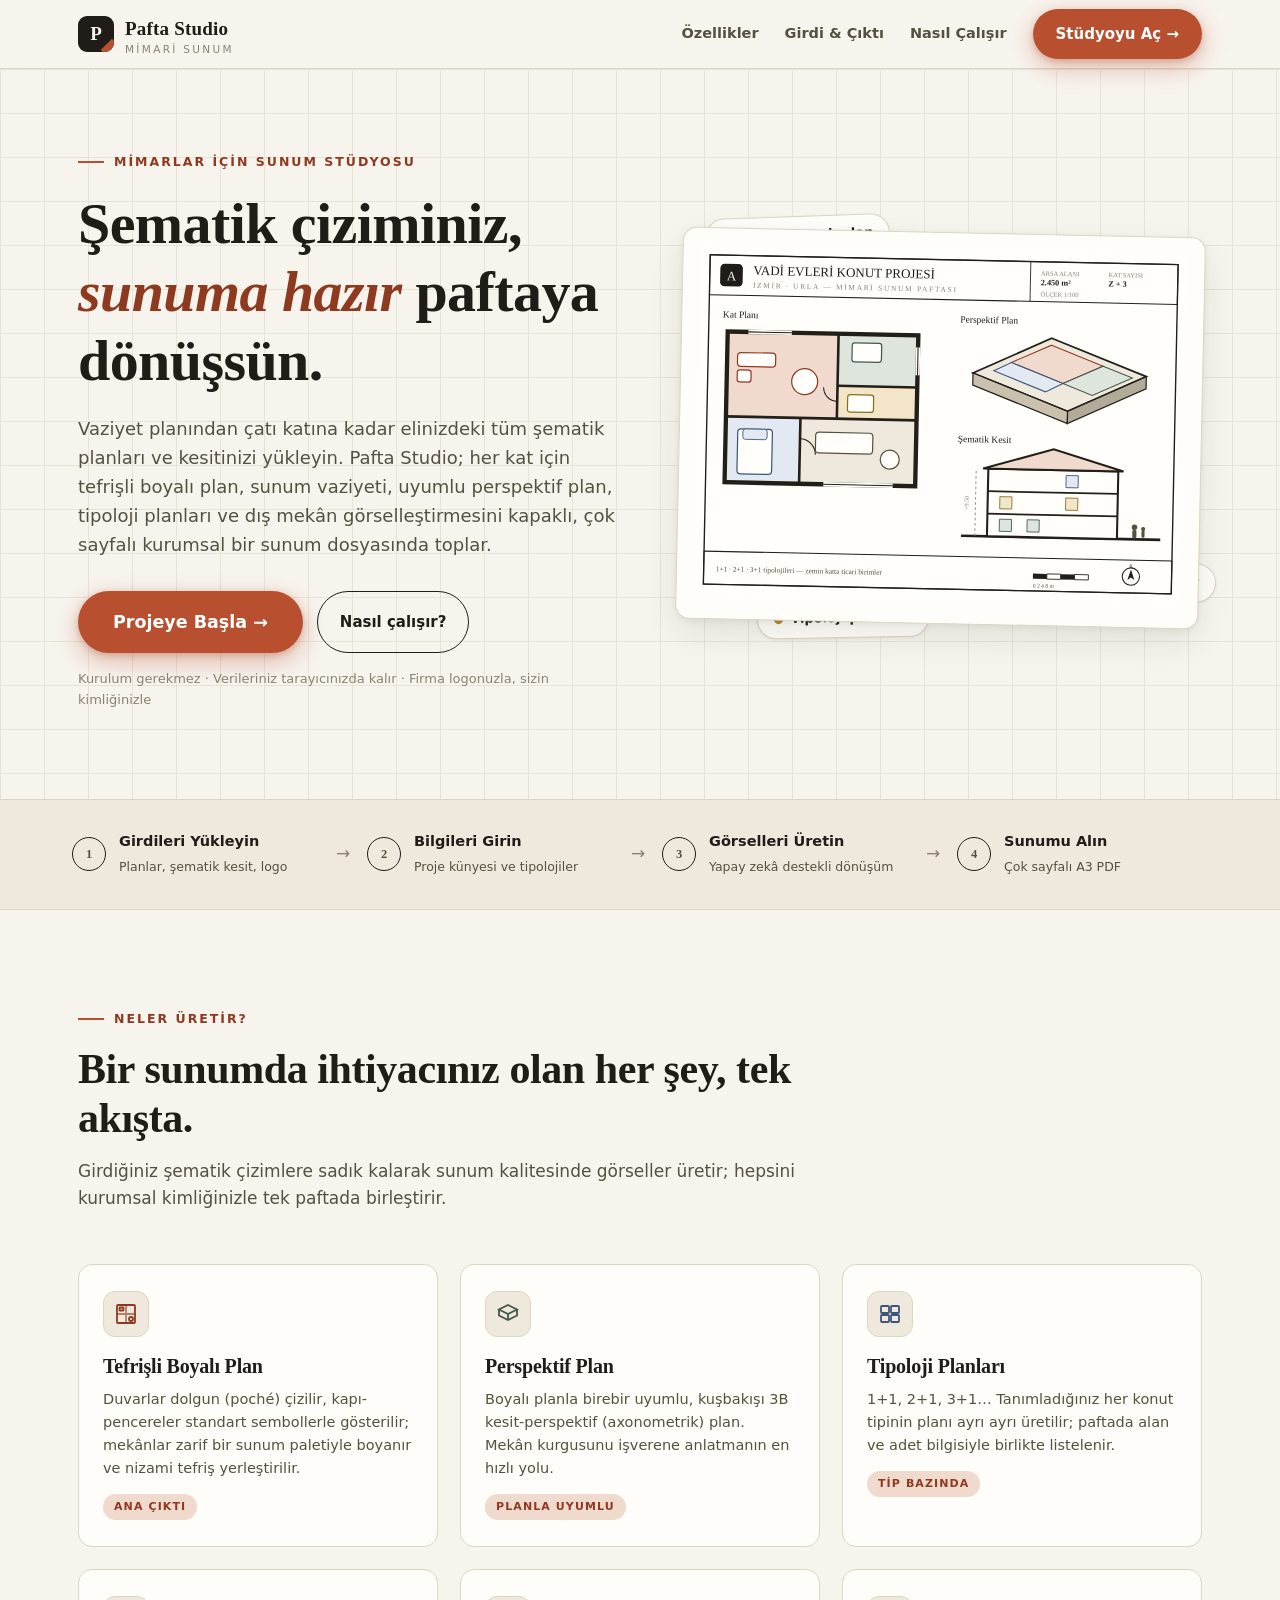
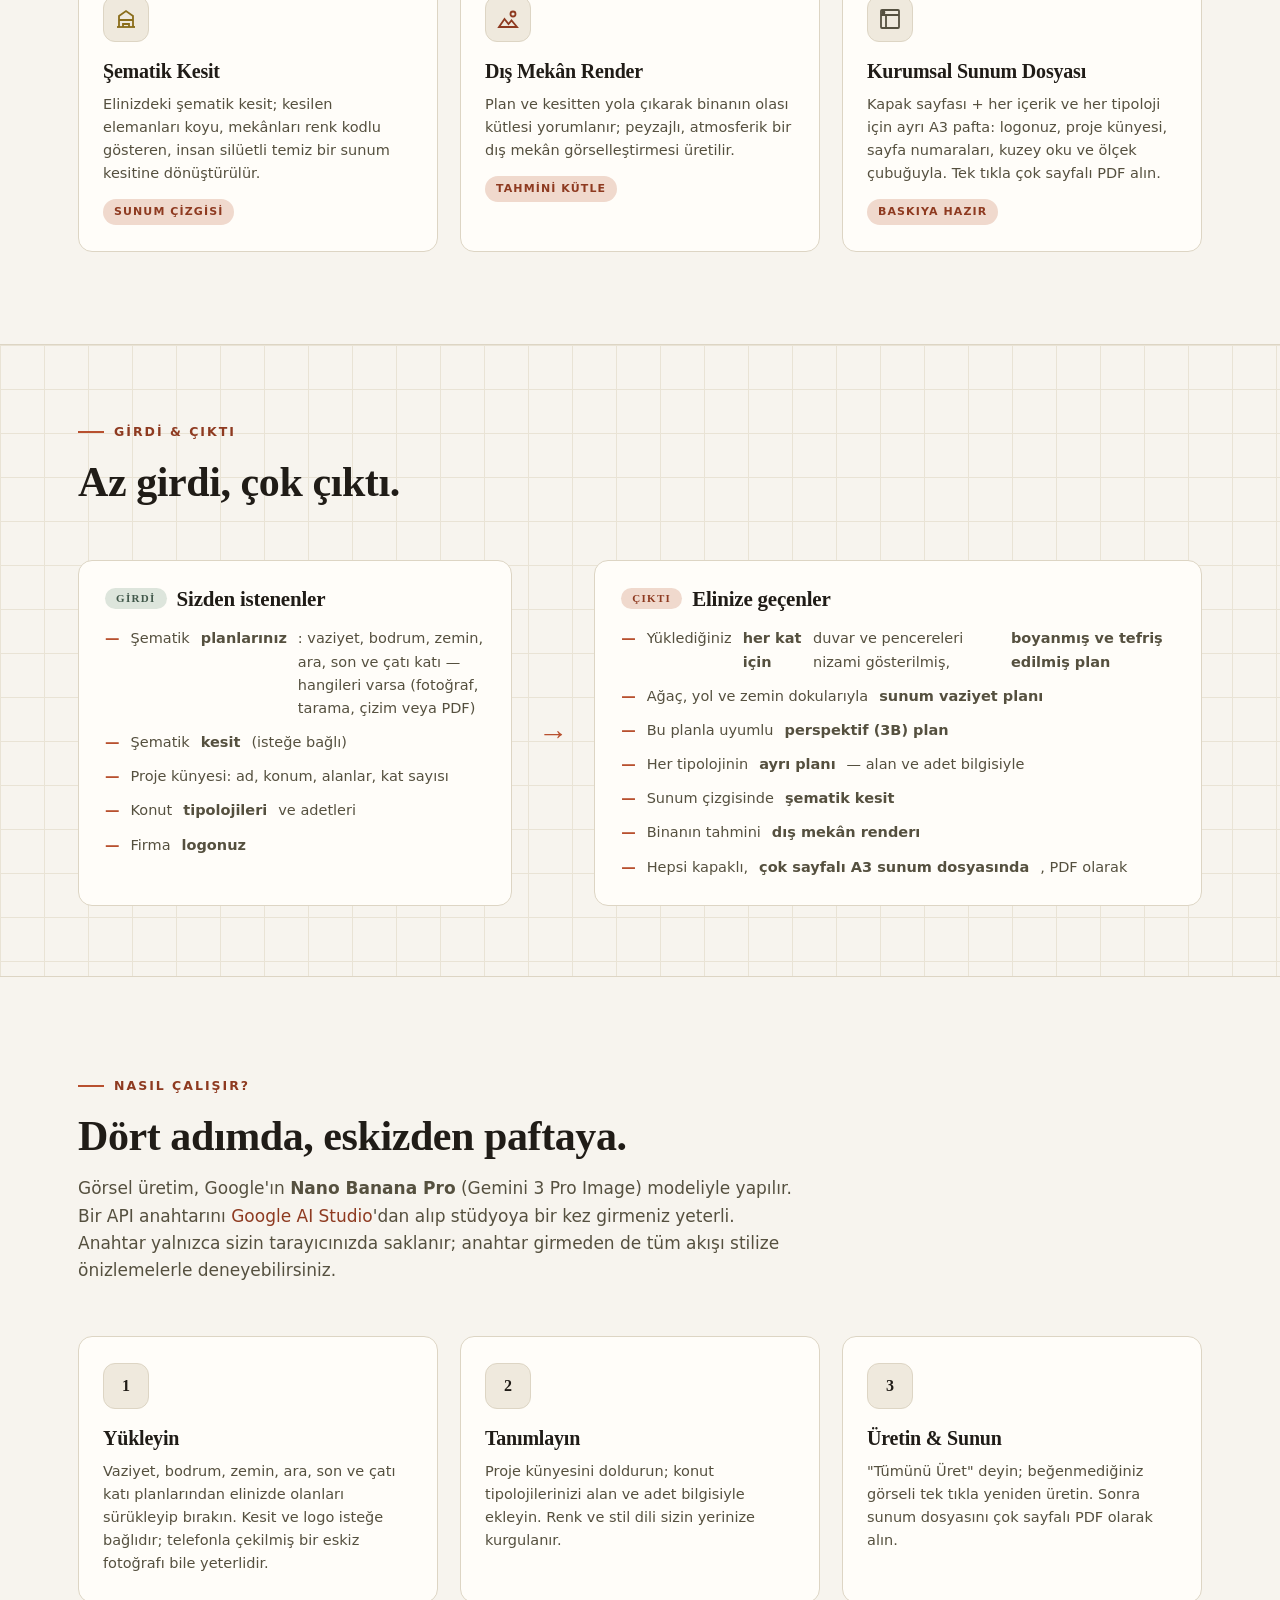
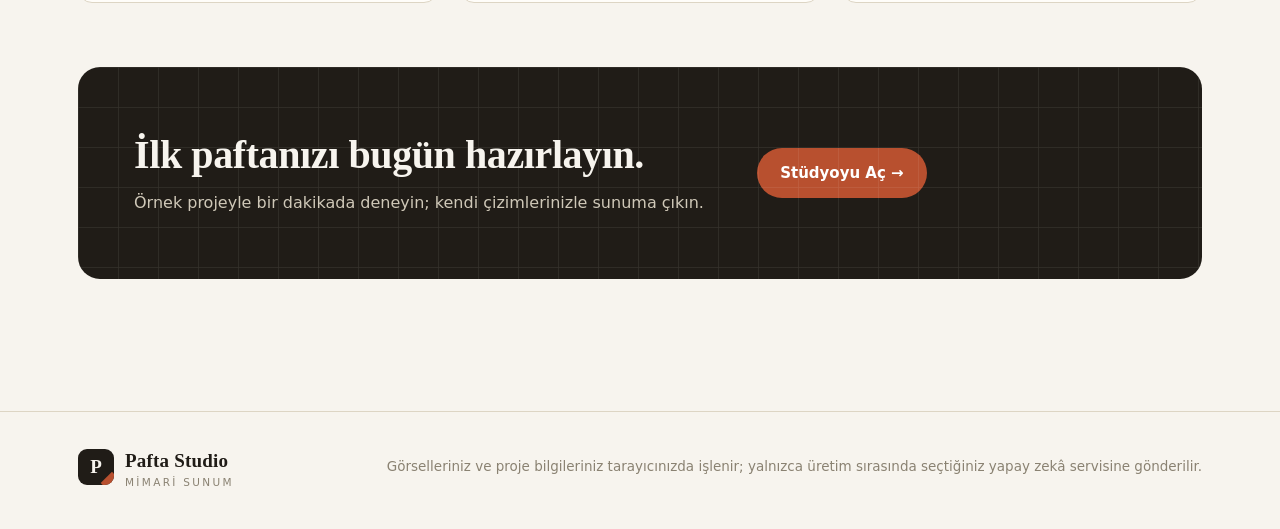
<file: index.html>
<!DOCTYPE html>
<html lang="tr">
<head>
  <meta charset="UTF-8">
  <meta name="viewport" content="width=device-width, initial-scale=1.0">
  <title>Pafta Studio — Şematik Plandan Sunum Paftasına</title>
  <meta name="description" content="Şematik kesit ve kat planınızı yükleyin; tefrişli boyalı plan, perspektif plan, tipoloji planları ve dış mekân görselleştirmesiyle eksiksiz bir mimari sunum paftası alın.">
  <link rel="stylesheet" href="css/style.css">
  <link rel="icon" href="data:image/svg+xml,%3Csvg xmlns='http://www.w3.org/2000/svg' viewBox='0 0 100 100'%3E%3Crect width='100' height='100' rx='18' fill='%23201c17'/%3E%3Ctext x='50' y='68' font-size='52' text-anchor='middle' fill='%23f7f4ee' font-family='Georgia'%3EP%3C/text%3E%3Cpath d='M78 78 L100 100 L56 100 Z' fill='%23b8502f'/%3E%3C/svg%3E">
</head>
<body>

<header class="topbar">
  <div class="container topbar-inner">
    <a class="brand" href="index.html">
      <span class="brand-mark">P</span>
      <span><b>Pafta Studio</b><small>Mimari Sunum</small></span>
    </a>
    <nav class="topnav">
      <a href="#ozellikler">Özellikler</a>
      <a href="#girdi-cikti">Girdi &amp; Çıktı</a>
      <a href="#nasil">Nasıl Çalışır</a>
      <a class="btn btn-accent btn-glow" href="studio.html">Stüdyoyu Aç →</a>
    </nav>
  </div>
</header>

<!-- ============ HERO ============ -->
<section class="hero grid-bg">
  <div class="container hero-grid">
    <div>
      <span class="eyebrow">Mimarlar için sunum stüdyosu</span>
      <h1>Şematik çiziminiz,<br><em>sunuma hazır</em> paftaya dönüşsün.</h1>
      <p class="lead">
        Vaziyet planından çatı katına kadar elinizdeki tüm şematik planları ve
        kesitinizi yükleyin. Pafta Studio; her kat için tefrişli boyalı plan,
        sunum vaziyeti, uyumlu perspektif plan, tipoloji planları ve dış mekân
        görselleştirmesini kapaklı, çok sayfalı kurumsal bir sunum dosyasında toplar.
      </p>
      <div class="hero-ctas">
        <a class="btn btn-accent btn-lg btn-glow" href="studio.html">Projeye Başla →</a>
        <a class="btn btn-ghost" href="#nasil">Nasıl çalışır?</a>
      </div>
      <p class="hero-note">Kurulum gerekmez · Verileriniz tarayıcınızda kalır · Firma logonuzla, sizin kimliğinizle</p>
    </div>

    <div class="hero-visual">
      <span class="hero-chip c1"><i class="dot" style="background:#b8502f"></i> Tefrişli boyalı plan</span>
      <span class="hero-chip c2"><i class="dot" style="background:#41584a"></i> Dış mekân render</span>
      <span class="hero-chip c3"><i class="dot" style="background:#b98a2f"></i> Tipoloji paftaları</span>
      <div class="hero-sheet">
        <!-- Stilize pafta illüstrasyonu -->
        <svg viewBox="0 0 560 400" xmlns="http://www.w3.org/2000/svg" role="img" aria-label="Örnek mimari sunum paftası">
          <rect width="560" height="400" fill="#fffefb"/>
          <rect x="10" y="10" width="540" height="380" fill="none" stroke="#221e18" stroke-width="1.6"/>
          <!-- başlık bandı -->
          <rect x="10" y="10" width="540" height="46" fill="none" stroke="#221e18" stroke-width="1.2"/>
          <rect x="22" y="20" width="26" height="26" rx="5" fill="#201c17"/>
          <text x="35" y="39" font-family="Georgia" font-size="15" fill="#f7f4ee" text-anchor="middle">A</text>
          <text x="60" y="32" font-family="Georgia" font-size="15" fill="#221e18">VADİ EVLERİ KONUT PROJESİ</text>
          <text x="60" y="47" font-family="Segoe UI" font-size="8.5" fill="#8a8272" letter-spacing="2">İZMİR · URLA — MİMARİ SUNUM PAFTASI</text>
          <line x1="380" y1="10" x2="380" y2="56" stroke="#221e18" stroke-width="1"/>
          <text x="392" y="26" font-family="Segoe UI" font-size="7.5" fill="#8a8272">ARSA ALANI</text>
          <text x="392" y="37" font-family="Segoe UI" font-size="9.5" font-weight="600" fill="#221e18">2.450 m²</text>
          <text x="470" y="26" font-family="Segoe UI" font-size="7.5" fill="#8a8272">KAT SAYISI</text>
          <text x="470" y="37" font-family="Segoe UI" font-size="9.5" font-weight="600" fill="#221e18">Z + 3</text>
          <text x="392" y="50" font-family="Segoe UI" font-size="7.5" fill="#8a8272">ÖLÇEK 1/100</text>

          <!-- SOL: renkli tefrişli plan -->
          <g transform="translate(26, 72)">
            <text x="0" y="10" font-family="Georgia" font-size="11" fill="#221e18">Kat Planı</text>
            <g transform="translate(0, 20)">
              <!-- oda dolguları -->
              <rect x="6" y="6" width="128" height="98" fill="#f0d9cd"/>
              <rect x="134" y="6" width="92" height="60" fill="#dde5dc"/>
              <rect x="134" y="66" width="92" height="38" fill="#f3e6c8"/>
              <rect x="6" y="104" width="86" height="76" fill="#e3e9f2"/>
              <rect x="92" y="104" width="134" height="76" fill="#efe9dd"/>
              <!-- iç duvarlar -->
              <line x1="134" y1="6" x2="134" y2="104" stroke="#221e18" stroke-width="3"/>
              <line x1="134" y1="66" x2="226" y2="66" stroke="#221e18" stroke-width="3"/>
              <line x1="6" y1="104" x2="226" y2="104" stroke="#221e18" stroke-width="3"/>
              <line x1="92" y1="104" x2="92" y2="180" stroke="#221e18" stroke-width="3"/>
              <!-- dış duvar -->
              <rect x="6" y="6" width="220" height="174" fill="none" stroke="#221e18" stroke-width="5"/>
              <!-- pencereler -->
              <line x1="30" y1="6" x2="80" y2="6" stroke="#fffefb" stroke-width="5"/>
              <line x1="30" y1="6" x2="80" y2="6" stroke="#221e18" stroke-width="1.2"/>
              <line x1="226" y1="20" x2="226" y2="52" stroke="#fffefb" stroke-width="5"/>
              <line x1="226" y1="20" x2="226" y2="52" stroke="#221e18" stroke-width="1.2"/>
              <line x1="120" y1="180" x2="200" y2="180" stroke="#fffefb" stroke-width="5"/>
              <line x1="120" y1="180" x2="200" y2="180" stroke="#221e18" stroke-width="1.2"/>
              <!-- kapı yayları -->
              <path d="M134 84 A16 16 0 0 1 118 68" fill="none" stroke="#221e18" stroke-width="1.2"/>
              <path d="M92 128 A18 18 0 0 1 110 146" fill="none" stroke="#221e18" stroke-width="1.2"/>
              <!-- tefriş: kanepe, masa, yatak -->
              <rect x="18" y="30" width="44" height="16" rx="4" fill="#fffefb" stroke="#8e3a20" stroke-width="1.4"/>
              <rect x="18" y="50" width="16" height="14" rx="3" fill="#fffefb" stroke="#8e3a20" stroke-width="1.4"/>
              <circle cx="96" cy="62" r="15" fill="#fffefb" stroke="#8e3a20" stroke-width="1.4"/>
              <rect x="150" y="16" width="34" height="22" rx="3" fill="#fffefb" stroke="#41584a" stroke-width="1.4"/>
              <rect x="146" y="76" width="30" height="20" rx="3" fill="#fffefb" stroke="#8a6d1a" stroke-width="1.4"/>
              <rect x="20" y="118" width="40" height="52" rx="4" fill="#fffefb" stroke="#3c5578" stroke-width="1.4"/>
              <rect x="26" y="118" width="28" height="12" rx="3" fill="#e3e9f2" stroke="#3c5578" stroke-width="1"/>
              <rect x="110" y="120" width="66" height="24" rx="4" fill="#fffefb" stroke="#55503f" stroke-width="1.4"/>
              <circle cx="196" cy="150" r="11" fill="#fffefb" stroke="#55503f" stroke-width="1.4"/>
            </g>
          </g>

          <!-- SAĞ ÜST: perspektif plan -->
          <g transform="translate(300, 72)">
            <text x="0" y="10" font-family="Georgia" font-size="11" fill="#221e18">Perspektif Plan</text>
            <g transform="translate(16, 26)">
              <polygon points="90,0 200,42 110,84 0,42" fill="#efe9dd" stroke="#221e18" stroke-width="2"/>
              <polygon points="0,42 110,84 110,98 0,56" fill="#c9c1ae" stroke="#221e18" stroke-width="1.4"/>
              <polygon points="110,84 200,42 200,56 110,98" fill="#b3ab99" stroke="#221e18" stroke-width="1.4"/>
              <polygon points="90,8 150,31 104,52 44,29" fill="#f0d9cd" stroke="#8e3a20" stroke-width="1.2"/>
              <polygon points="150,31 184,44 138,65 104,52" fill="#dde5dc" stroke="#41584a" stroke-width="1.2"/>
              <polygon points="44,29 104,52 84,62 24,39" fill="#e3e9f2" stroke="#3c5578" stroke-width="1.2"/>
            </g>
          </g>

          <!-- SAĞ ALT: şematik kesit -->
          <g transform="translate(300, 210)">
            <text x="0" y="10" font-family="Georgia" font-size="11" fill="#221e18">Şematik Kesit</text>
            <g transform="translate(6, 22)">
              <line x1="0" y1="96" x2="230" y2="96" stroke="#221e18" stroke-width="3"/>
              <rect x="30" y="18" width="150" height="78" fill="#fffefb" stroke="#221e18" stroke-width="2.4"/>
              <line x1="30" y1="44" x2="180" y2="44" stroke="#221e18" stroke-width="2"/>
              <line x1="30" y1="70" x2="180" y2="70" stroke="#221e18" stroke-width="2"/>
              <polygon points="24,18 105,-6 186,18" fill="#f0d9cd" stroke="#221e18" stroke-width="2.4"/>
              <rect x="44" y="76" width="14" height="14" fill="#dde5dc" stroke="#41584a" stroke-width="1"/>
              <rect x="76" y="76" width="14" height="14" fill="#dde5dc" stroke="#41584a" stroke-width="1"/>
              <rect x="44" y="50" width="14" height="14" fill="#f3e6c8" stroke="#8a6d1a" stroke-width="1"/>
              <rect x="120" y="50" width="14" height="14" fill="#f3e6c8" stroke="#8a6d1a" stroke-width="1"/>
              <rect x="120" y="24" width="14" height="14" fill="#e3e9f2" stroke="#3c5578" stroke-width="1"/>
              <!-- insan silüetleri -->
              <g fill="#55503f">
                <circle cx="200" cy="82" r="3.2"/><rect x="197.6" y="85" width="4.8" height="10" rx="2"/>
                <circle cx="210" cy="84" r="2.4"/><rect x="208.2" y="86" width="3.6" height="8" rx="1.6"/>
              </g>
              <line x1="16" y1="96" x2="16" y2="18" stroke="#8a8272" stroke-width="1" stroke-dasharray="3 3"/>
              <text x="2" y="60" font-family="Segoe UI" font-size="7" fill="#8a8272" transform="rotate(-90 8 60)">+9.50</text>
            </g>
          </g>

          <!-- alt bant -->
          <rect x="10" y="352" width="540" height="38" fill="none" stroke="#221e18" stroke-width="1.2"/>
          <text x="24" y="375" font-family="Segoe UI" font-size="8.5" fill="#55503f">1+1 · 2+1 · 3+1 tipolojileri — zemin katta ticari birimler</text>
          <g transform="translate(492, 360)">
            <circle cx="11" cy="11" r="10" fill="none" stroke="#221e18" stroke-width="1.2"/>
            <path d="M11 3 L15 15 L11 12 L7 15 Z" fill="#221e18"/>
            <text x="11" y="1" font-family="Segoe UI" font-size="6" text-anchor="middle" fill="#221e18">K</text>
          </g>
          <g transform="translate(390, 366)">
            <rect x="0" y="4" width="16" height="6" fill="#221e18"/><rect x="16" y="4" width="16" height="6" fill="none" stroke="#221e18" stroke-width="1"/>
            <rect x="32" y="4" width="16" height="6" fill="#221e18"/><rect x="48" y="4" width="16" height="6" fill="none" stroke="#221e18" stroke-width="1"/>
            <text x="0" y="20" font-family="Segoe UI" font-size="6.5" fill="#55503f">0   2   4   8 m</text>
          </g>
        </svg>
      </div>
    </div>
  </div>
</section>

<!-- ============ AKIŞ BANDI ============ -->
<div class="flowband">
  <div class="container flowband-inner">
    <div class="fstep"><span class="fnum">1</span><div><b>Girdileri Yükleyin</b><span>Planlar, şematik kesit, logo</span></div></div>
    <div class="fstep"><span class="fnum">2</span><div><b>Bilgileri Girin</b><span>Proje künyesi ve tipolojiler</span></div></div>
    <div class="fstep"><span class="fnum">3</span><div><b>Görselleri Üretin</b><span>Yapay zekâ destekli dönüşüm</span></div></div>
    <div class="fstep"><span class="fnum">4</span><div><b>Sunumu Alın</b><span>Çok sayfalı A3 PDF</span></div></div>
  </div>
</div>

<!-- ============ ÖZELLİKLER ============ -->
<section class="section" id="ozellikler">
  <div class="container">
    <div class="section-head">
      <span class="eyebrow">Neler üretir?</span>
      <h2>Bir sunumda ihtiyacınız olan her şey, tek akışta.</h2>
      <p>Girdiğiniz şematik çizimlere sadık kalarak sunum kalitesinde görseller üretir; hepsini kurumsal kimliğinizle tek paftada birleştirir.</p>
    </div>
    <div class="cards">
      <article class="card">
        <div class="icon"><svg viewBox="0 0 24 24" fill="none" stroke="#8e3a20" stroke-width="1.8"><rect x="3" y="3" width="18" height="18" rx="1"/><path d="M3 12h9M12 3v18M12 12l9 0" opacity=".6"/><rect x="5.5" y="5.5" width="4" height="3" rx=".5"/><circle cx="17" cy="17" r="2"/></svg></div>
        <h3>Tefrişli Boyalı Plan</h3>
        <p>Duvarlar dolgun (poché) çizilir, kapı-pencereler standart sembollerle gösterilir; mekânlar zarif bir sunum paletiyle boyanır ve nizami tefriş yerleştirilir.</p>
        <span class="tag">Ana çıktı</span>
      </article>
      <article class="card">
        <div class="icon"><svg viewBox="0 0 24 24" fill="none" stroke="#41584a" stroke-width="1.8"><path d="M12 3l9 4.5-9 4.5-9-4.5L12 3z"/><path d="M3 7.5v6l9 4.5 9-4.5v-6"/><path d="M12 12v6"/></svg></div>
        <h3>Perspektif Plan</h3>
        <p>Boyalı planla birebir uyumlu, kuşbakışı 3B kesit-perspektif (axonometrik) plan. Mekân kurgusunu işverene anlatmanın en hızlı yolu.</p>
        <span class="tag">Planla uyumlu</span>
      </article>
      <article class="card">
        <div class="icon"><svg viewBox="0 0 24 24" fill="none" stroke="#3c5578" stroke-width="1.8"><rect x="3" y="4" width="8" height="7" rx="1"/><rect x="13" y="4" width="8" height="7" rx="1"/><rect x="3" y="13" width="8" height="7" rx="1"/><rect x="13" y="13" width="8" height="7" rx="1"/></svg></div>
        <h3>Tipoloji Planları</h3>
        <p>1+1, 2+1, 3+1… Tanımladığınız her konut tipinin planı ayrı ayrı üretilir; paftada alan ve adet bilgisiyle birlikte listelenir.</p>
        <span class="tag">Tip bazında</span>
      </article>
      <article class="card">
        <div class="icon"><svg viewBox="0 0 24 24" fill="none" stroke="#8a6d1a" stroke-width="1.8"><path d="M3 20h18"/><path d="M5 20V9l7-5 7 5v11"/><path d="M5 13h14M9 20v-3h6v3"/></svg></div>
        <h3>Şematik Kesit</h3>
        <p>Elinizdeki şematik kesit; kesilen elemanları koyu, mekânları renk kodlu gösteren, insan silüetli temiz bir sunum kesitine dönüştürülür.</p>
        <span class="tag">Sunum çizgisi</span>
      </article>
      <article class="card">
        <div class="icon"><svg viewBox="0 0 24 24" fill="none" stroke="#8e3a20" stroke-width="1.8"><circle cx="17" cy="7" r="2.5"/><path d="M3 20l5.5-8 4 5 3-3.5L21 20H3z"/></svg></div>
        <h3>Dış Mekân Render</h3>
        <p>Plan ve kesitten yola çıkarak binanın olası kütlesi yorumlanır; peyzajlı, atmosferik bir dış mekân görselleştirmesi üretilir.</p>
        <span class="tag">Tahmini kütle</span>
      </article>
      <article class="card">
        <div class="icon"><svg viewBox="0 0 24 24" fill="none" stroke="#55503f" stroke-width="1.8"><rect x="3" y="3" width="18" height="18" rx="1"/><path d="M3 8h18M8 8v13"/><circle cx="5.5" cy="5.5" r="1"/></svg></div>
        <h3>Kurumsal Sunum Dosyası</h3>
        <p>Kapak sayfası + her içerik ve her tipoloji için ayrı A3 pafta: logonuz, proje künyesi, sayfa numaraları, kuzey oku ve ölçek çubuğuyla. Tek tıkla çok sayfalı PDF alın.</p>
        <span class="tag">Baskıya hazır</span>
      </article>
    </div>
  </div>
</section>

<!-- ============ GİRDİ / ÇIKTI ============ -->
<section class="section grid-bg" id="girdi-cikti" style="padding-top:70px; padding-bottom:70px; border-top:1px solid var(--line); border-bottom:1px solid var(--line);">
  <div class="container">
    <div class="section-head">
      <span class="eyebrow">Girdi &amp; Çıktı</span>
      <h2>Az girdi, çok çıktı.</h2>
    </div>
    <div class="io">
      <div class="io-col">
        <h3><span class="io-badge in">Girdi</span> Sizden istenenler</h3>
        <ul>
          <li>Şematik <b>planlarınız</b>: vaziyet, bodrum, zemin, ara, son ve çatı katı — hangileri varsa (fotoğraf, tarama, çizim veya PDF)</li>
          <li>Şematik <b>kesit</b> (isteğe bağlı)</li>
          <li>Proje künyesi: ad, konum, alanlar, kat sayısı</li>
          <li>Konut <b>tipolojileri</b> ve adetleri</li>
          <li>Firma <b>logonuz</b></li>
        </ul>
      </div>
      <div class="io-arrow">→</div>
      <div class="io-col">
        <h3><span class="io-badge out">Çıktı</span> Elinize geçenler</h3>
        <ul>
          <li>Yüklediğiniz <b>her kat için</b> duvar ve pencereleri nizami gösterilmiş, <b>boyanmış ve tefriş edilmiş plan</b></li>
          <li>Ağaç, yol ve zemin dokularıyla <b>sunum vaziyet planı</b></li>
          <li>Bu planla uyumlu <b>perspektif (3B) plan</b></li>
          <li>Her tipolojinin <b>ayrı planı</b> — alan ve adet bilgisiyle</li>
          <li>Sunum çizgisinde <b>şematik kesit</b></li>
          <li>Binanın tahmini <b>dış mekân renderı</b></li>
          <li>Hepsi kapaklı, <b>çok sayfalı A3 sunum dosyasında</b>, PDF olarak</li>
        </ul>
      </div>
    </div>
  </div>
</section>

<!-- ============ NASIL ÇALIŞIR ============ -->
<section class="section" id="nasil">
  <div class="container">
    <div class="section-head">
      <span class="eyebrow">Nasıl çalışır?</span>
      <h2>Dört adımda, eskizden paftaya.</h2>
      <p>Görsel üretim, Google'ın <b>Nano Banana Pro</b> (Gemini 3 Pro Image) modeliyle yapılır. Bir API anahtarını <a href="https://aistudio.google.com/apikey" target="_blank" rel="noopener">Google AI Studio</a>'dan alıp stüdyoya bir kez girmeniz yeterli. Anahtar yalnızca sizin tarayıcınızda saklanır; anahtar girmeden de tüm akışı stilize önizlemelerle deneyebilirsiniz.</p>
    </div>
    <div class="cards">
      <article class="card">
        <div class="icon"><b style="font-family:var(--font-display)">1</b></div>
        <h3>Yükleyin</h3>
        <p>Vaziyet, bodrum, zemin, ara, son ve çatı katı planlarından elinizde olanları sürükleyip bırakın. Kesit ve logo isteğe bağlıdır; telefonla çekilmiş bir eskiz fotoğrafı bile yeterlidir.</p>
      </article>
      <article class="card">
        <div class="icon"><b style="font-family:var(--font-display)">2</b></div>
        <h3>Tanımlayın</h3>
        <p>Proje künyesini doldurun; konut tipolojilerinizi alan ve adet bilgisiyle ekleyin. Renk ve stil dili sizin yerinize kurgulanır.</p>
      </article>
      <article class="card">
        <div class="icon"><b style="font-family:var(--font-display)">3</b></div>
        <h3>Üretin &amp; Sunun</h3>
        <p>"Tümünü Üret" deyin; beğenmediğiniz görseli tek tıkla yeniden üretin. Sonra sunum dosyasını çok sayfalı PDF olarak alın.</p>
      </article>
    </div>

    <div class="cta" style="margin-top:64px;">
      <div>
        <h2>İlk paftanızı bugün hazırlayın.</h2>
        <p>Örnek projeyle bir dakikada deneyin; kendi çizimlerinizle sunuma çıkın.</p>
      </div>
      <a class="btn btn-accent" href="studio.html">Stüdyoyu Aç →</a>
    </div>
  </div>
</section>

<footer>
  <div class="container footer-inner">
    <a class="brand" href="index.html">
      <span class="brand-mark">P</span>
      <span><b>Pafta Studio</b><small>Mimari Sunum</small></span>
    </a>
    <p>Görselleriniz ve proje bilgileriniz tarayıcınızda işlenir; yalnızca üretim sırasında seçtiğiniz yapay zekâ servisine gönderilir.</p>
  </div>
</footer>

</body>
</html>
</file>
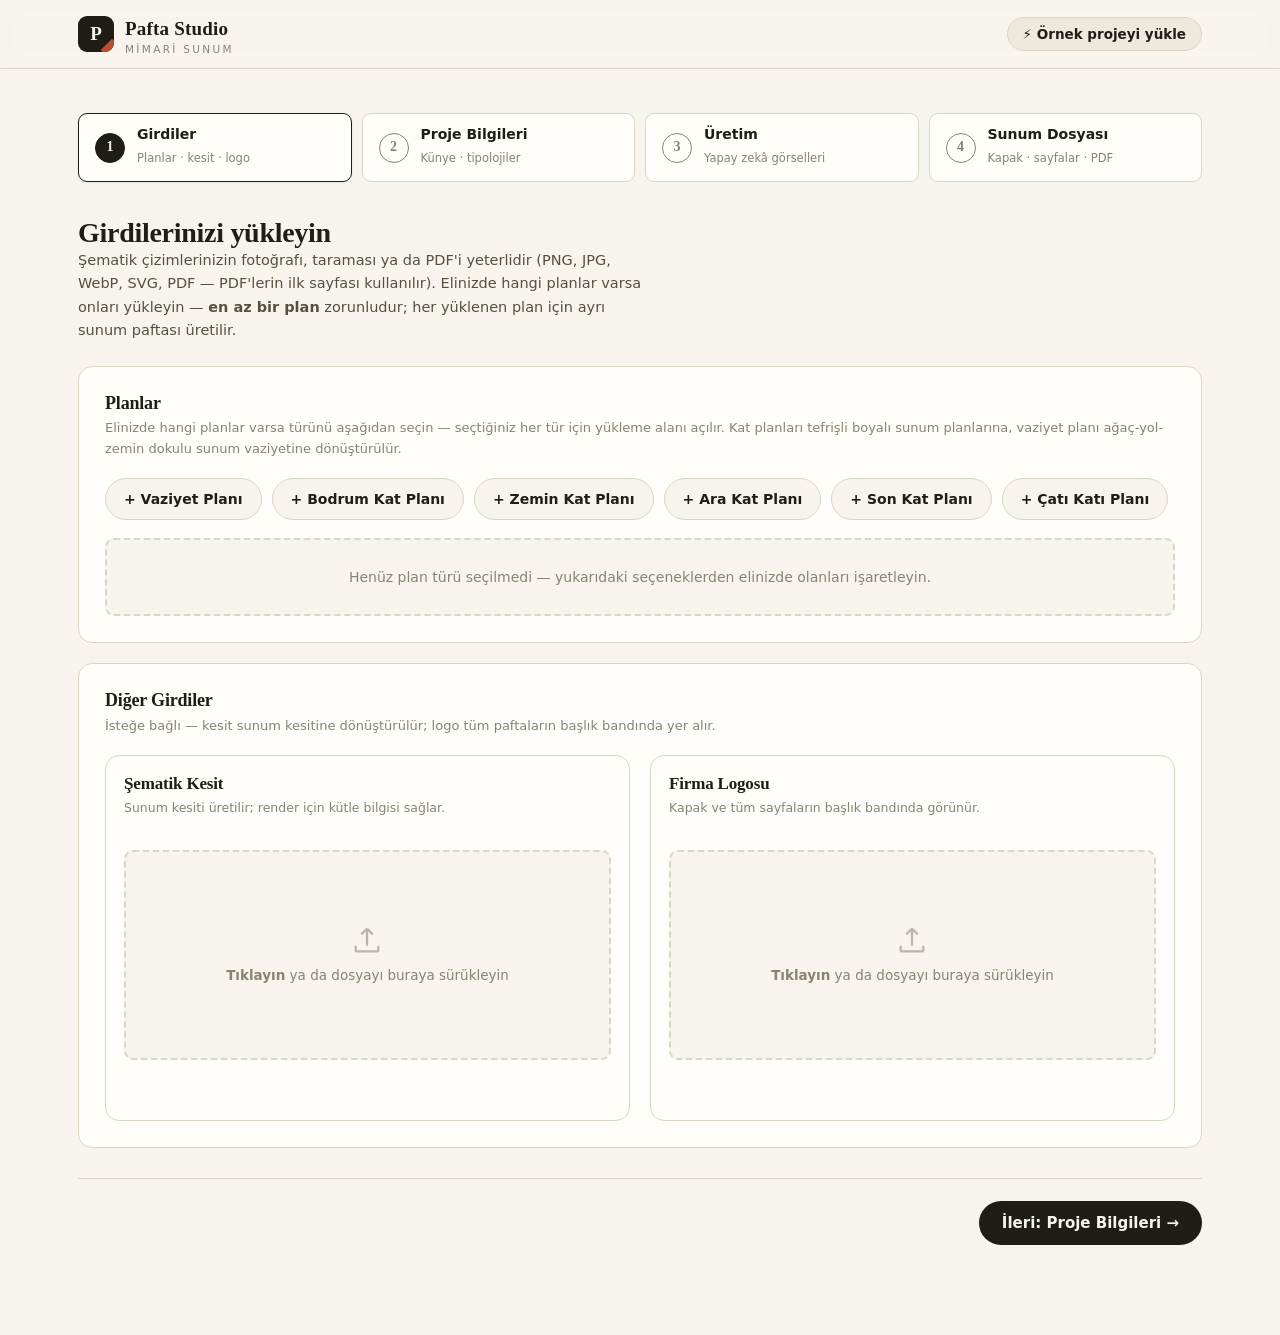
<file: studio.html>
<!DOCTYPE html>
<html lang="tr">
<head>
  <meta charset="UTF-8">
  <meta name="viewport" content="width=device-width, initial-scale=1.0">
  <title>Stüdyo — Pafta Studio</title>
  <link rel="stylesheet" href="css/style.css">
  <link rel="icon" href="data:image/svg+xml,%3Csvg xmlns='http://www.w3.org/2000/svg' viewBox='0 0 100 100'%3E%3Crect width='100' height='100' rx='18' fill='%23201c17'/%3E%3Ctext x='50' y='68' font-size='52' text-anchor='middle' fill='%23f7f4ee' font-family='Georgia'%3EP%3C/text%3E%3Cpath d='M78 78 L100 100 L56 100 Z' fill='%23b8502f'/%3E%3C/svg%3E">
</head>
<body>

<header class="topbar">
  <div class="container topbar-inner">
    <a class="brand" href="index.html">
      <span class="brand-mark">P</span>
      <span><b>Pafta Studio</b><small>Mimari Sunum</small></span>
    </a>
    <nav class="topnav">
      <button class="btn btn-soft btn-sm" id="btnSample" type="button">⚡ Örnek projeyi yükle</button>
    </nav>
  </div>
</header>

<main class="studio-main">
  <div class="container">

    <ol class="stepper" id="stepper">
      <li data-step="1" class="active"><span class="snum">1</span><span class="slabel"><b>Girdiler</b><span>Planlar · kesit · logo</span></span></li>
      <li data-step="2"><span class="snum">2</span><span class="slabel"><b>Proje Bilgileri</b><span>Künye · tipolojiler</span></span></li>
      <li data-step="3"><span class="snum">3</span><span class="slabel"><b>Üretim</b><span>Yapay zekâ görselleri</span></span></li>
      <li data-step="4"><span class="snum">4</span><span class="slabel"><b>Sunum Dosyası</b><span>Kapak · sayfalar · PDF</span></span></li>
    </ol>

    <!-- ============ ADIM 1: GİRDİLER ============ -->
    <section class="step-panel active" data-step="1">
      <div class="panel-head">
        <div>
          <h2>Girdilerinizi yükleyin</h2>
          <p>Şematik çizimlerinizin fotoğrafı, taraması ya da PDF'i yeterlidir (PNG, JPG, WebP, SVG, PDF — PDF'lerin ilk sayfası kullanılır). Elinizde hangi planlar varsa onları yükleyin — <b>en az bir plan</b> zorunludur; her yüklenen plan için ayrı sunum paftası üretilir.</p>
        </div>
      </div>

      <div class="form-card" style="margin-bottom:20px">
        <h3>Planlar</h3>
        <p class="sub">Elinizde hangi planlar varsa türünü aşağıdan seçin — seçtiğiniz her tür için yükleme alanı açılır. Kat planları tefrişli boyalı sunum planlarına, vaziyet planı ağaç-yol-zemin dokulu sunum vaziyetine dönüştürülür.</p>
        <div class="chip-row" id="planTypeChips" style="margin-bottom:18px"></div>
        <div class="upload-grid" id="planGrid"></div>
      </div>

      <div class="form-card">
        <h3>Diğer Girdiler</h3>
        <p class="sub">İsteğe bağlı — kesit sunum kesitine dönüştürülür; logo tüm paftaların başlık bandında yer alır.</p>
        <div class="upload-grid cols-2">
          <div class="upload-card">
            <h3>Şematik Kesit</h3>
            <p class="hint">Sunum kesiti üretilir; render için kütle bilgisi sağlar.</p>
            <div class="dropzone" id="dzKesit" tabindex="0" role="button" aria-label="Şematik kesit yükle">
              <div class="dz-inner">
                <svg viewBox="0 0 24 24" fill="none" stroke="currentColor" stroke-width="1.6"><path d="M12 16V4m0 0l-4 4m4-4l4 4"/><path d="M4 16v3a1 1 0 001 1h14a1 1 0 001-1v-3"/></svg>
                <span><b>Tıklayın</b> ya da dosyayı buraya sürükleyin</span>
              </div>
            </div>
            <input type="file" id="fileKesit" accept="image/*,.pdf,application/pdf" hidden>
            <div class="file-actions">
              <span class="file-name" id="nameKesit"></span>
              <button class="link-danger" id="rmKesit" type="button" hidden>Kaldır</button>
            </div>
          </div>

          <div class="upload-card">
            <h3>Firma Logosu</h3>
            <p class="hint">Kapak ve tüm sayfaların başlık bandında görünür.</p>
            <div class="dropzone" id="dzLogo" tabindex="0" role="button" aria-label="Firma logosu yükle">
              <div class="dz-inner">
                <svg viewBox="0 0 24 24" fill="none" stroke="currentColor" stroke-width="1.6"><path d="M12 16V4m0 0l-4 4m4-4l4 4"/><path d="M4 16v3a1 1 0 001 1h14a1 1 0 001-1v-3"/></svg>
                <span><b>Tıklayın</b> ya da dosyayı buraya sürükleyin</span>
              </div>
            </div>
            <input type="file" id="fileLogo" accept="image/*,.pdf,application/pdf" hidden>
            <div class="file-actions">
              <span class="file-name" id="nameLogo"></span>
              <button class="link-danger" id="rmLogo" type="button" hidden>Kaldır</button>
            </div>
          </div>
        </div>
      </div>

      <div class="step-actions">
        <span></span>
        <div class="right">
          <button class="btn btn-primary" data-goto="2" type="button">İleri: Proje Bilgileri →</button>
        </div>
      </div>
    </section>

    <!-- ============ ADIM 2: PROJE BİLGİLERİ ============ -->
    <section class="step-panel" data-step="2">
      <div class="panel-head">
        <div>
          <h2>Proje bilgileri &amp; kimlik</h2>
          <p>Bu bilgiler paftanın künyesinde ve kapak sayfasında yer alır.</p>
        </div>
      </div>

      <div class="form-card">
        <h3>Proje Künyesi</h3>
        <p class="sub">Yıldızlı alan zorunludur; boş bırakılanlar paftada gösterilmez.</p>
        <div class="form-grid">
          <div class="field span2">
            <label for="fProjeAdi">Proje Adı *</label>
            <input id="fProjeAdi" type="text" placeholder="örn. Vadi Evleri Konut Projesi">
          </div>
          <div class="field">
            <label for="fKonum">Konum</label>
            <input id="fKonum" type="text" placeholder="örn. Urla, İzmir">
          </div>
          <div class="field">
            <label for="fIsveren">İşveren</label>
            <input id="fIsveren" type="text" placeholder="örn. ABC Yapı A.Ş.">
          </div>
          <div class="field">
            <label for="fFirma">Mimari Ofis / Firma</label>
            <input id="fFirma" type="text" placeholder="örn. Atölye A Mimarlık">
          </div>
          <div class="field">
            <label for="fOlcek">Ölçek</label>
            <input id="fOlcek" type="text" placeholder="örn. 1/100">
          </div>
          <div class="field">
            <label for="fArsa">Arsa Alanı (m²)</label>
            <input id="fArsa" type="text" inputmode="decimal" placeholder="örn. 2450">
          </div>
          <div class="field">
            <label for="fInsaat">İnşaat Alanı (m²)</label>
            <input id="fInsaat" type="text" inputmode="decimal" placeholder="örn. 6800">
          </div>
          <div class="field">
            <label for="fDaire">Toplam Daire Alanı (m²)</label>
            <input id="fDaire" type="text" inputmode="decimal" placeholder="örn. 6500">
          </div>
          <div class="field">
            <label for="fOrtak">Toplam Ortak Alan (m²)</label>
            <input id="fOrtak" type="text" inputmode="decimal" placeholder="örn. 300">
          </div>
          <div class="field">
            <label for="fKat">Kat Sayısı</label>
            <input id="fKat" type="text" placeholder="örn. Zemin + 3">
          </div>
          <div class="field span3">
            <label for="fNot">Pafta Notu</label>
            <textarea id="fNot" placeholder="Paftanın alt bandında görünecek kısa açıklama — örn. Zemin katta ticari birimler, üst katlarda 1+1 ve 2+1 konutlar."></textarea>
          </div>
        </div>
      </div>

      <div class="form-card">
        <h3>Şematik Kesit Notu</h3>
        <p class="sub">Sunum dosyasındaki "Şematik Kesit" sayfasının <b>sol şeridinde, büyük puntolarla</b> listelenir — hisse oranları, alan dökümü, kot bilgileri gibi önemli veriler için. Her satır ayrı madde olur; "Etiket: değer" biçiminde yazarsanız değerler kalın gösterilir.</p>
        <div class="form-grid">
          <div class="field span3">
            <label for="fKesitNot">Notlar (her satır ayrı madde)</label>
            <textarea id="fKesitNot" rows="7" placeholder="Müteahhit payı: %50&#10;Mal sahibi payı: %50&#10;&#10;Toplam inşaat alanı: 1540 m²&#10;Toplam ortak alan: 300 m²"></textarea>
          </div>
        </div>
      </div>

      <div class="form-card">
        <h3>Konut Tipolojileri</h3>
        <p class="sub">Her tip için ayrı plan üretilir; tip planı, yüklediğiniz ana kat planından ilgili birime odaklanılarak türetilir. <b>+ Tipoloji Ekle</b>, girdi planınızın analizinde bulunan tipleri ("2+1 Tip A" gibi) seçenek olarak sunar; alan ve adet bilgilerini siz tamamlarsınız.</p>
        <div id="typoList"></div>
        <span class="typo-add-anchor">
          <button class="btn btn-soft btn-sm" id="btnAddTypo" type="button">+ Tipoloji Ekle</button>
        </span>
        <button class="btn btn-soft btn-sm" id="btnEditAnalysis" type="button" title="Plan analizini elle düzeltin — kapı işaretleri ve daire birleştirme burada">✎ Analizi Düzenle</button>
      </div>

      <div class="step-actions">
        <button class="btn btn-ghost" data-goto="1" type="button">← Girdiler</button>
        <div class="right">
          <button class="btn btn-primary" data-goto="3" type="button">İleri: Üretim →</button>
        </div>
      </div>
    </section>

    <!-- ============ ADIM 3: ÜRETİM ============ -->
    <section class="step-panel" data-step="3">
      <div class="panel-head">
        <div>
          <h2>Görselleri üretin</h2>
          <p>İstediğiniz görseli tek tek ürettirebilir ya da doğrudan “Tümünü Üret” diyebilirsiniz. Anahtar girmezseniz, akışı denemeniz için palete uygun stilize önizlemeler oluşturulur.</p>
        </div>
      </div>

      <div class="form-card api-panel">
        <h3>Yapay Zekâ Bağlantısı</h3>
        <p class="sub">Anahtarınız yalnızca bu tarayıcıda (localStorage) saklanır; hiçbir sunucumuza gönderilmez.</p>
        <div class="form-grid">
          <div class="field">
            <label for="fApiKey">Gemini API Anahtarı</label>
            <input id="fApiKey" type="password" placeholder="AIza..." autocomplete="off">
          </div>
          <div class="field">
            <label>Model</label>
            <input type="text" value="Nano Banana Pro — Gemini 3 Pro Image · 1K" disabled>
          </div>
        </div>
        <p class="note">Ücretsiz anahtar: <a href="https://aistudio.google.com/apikey" target="_blank" rel="noopener">aistudio.google.com/apikey</a> · Üretim sırasında yüklediğiniz görseller yalnızca Google Gemini API'sine gönderilir. <b>Anahtar yoksa</b> "stilize önizleme" modu devreye girer.</p>
      </div>

      <div class="form-card" style="margin-top:20px">
        <h3>Üretilecek Görseller</h3>
        <p class="sub">Üretmek istemediklerinizi işaretten çıkarın — "Tümünü Üret" yalnızca işaretli olanları üretir. Bir görseli satırındaki düğmeyle tek başına da üretebilirsiniz.</p>
        <div class="pick-list" id="pickList"></div>
      </div>

      <div class="outputs-toolbar">
        <span class="status-line" id="genStatus">Hazır.</span>
        <button class="btn btn-accent btn-lg btn-glow" id="btnGenAll" type="button">✦ Tümünü Üret</button>
      </div>

      <div class="outputs-grid" id="outputsGrid"></div>

      <div class="step-actions">
        <button class="btn btn-ghost" data-goto="2" type="button">← Proje Bilgileri</button>
        <div class="right">
          <button class="btn btn-primary" data-goto="4" type="button">İleri: Sunum Dosyası →</button>
        </div>
      </div>
    </section>

    <!-- ============ ADIM 4: SUNUM DOSYASI ============ -->
    <section class="step-panel" data-step="4">
      <div class="panel-head">
        <div>
          <h2>Sunum dosyası</h2>
          <p>Çok sayfalı A3 yatay format: kapak sayfası + her içerik ve her tipoloji için ayrı pafta. "PDF / Yazdır" ile tarayıcının yazdırma penceresinden <b>PDF olarak kaydet</b>'i seçin; kenar boşluklarını "Yok", arka plan grafiklerini "Açık" yapın.</p>
        </div>
      </div>

      <div class="board-toolbar">
        <div class="left">
          <button class="btn btn-ghost" data-goto="3" type="button">← Üretime Dön</button>
          <span class="status-line" id="pageCount"></span>
        </div>
        <div class="right">
          <button class="btn btn-soft" id="btnDownloadAll" type="button">Görselleri İndir</button>
          <button class="btn btn-primary" id="btnPrint" type="button">⎙ PDF / Yazdır</button>
        </div>
      </div>

      <div class="pages-wrap" id="boardPages" aria-label="Sunum dosyası önizlemesi"></div>
    </section>

  </div>
</main>

<div id="toast" role="status"></div>

<script src="js/config.js"></script>
<script src="js/analysis.js"></script>
<script src="js/studio.js"></script>
</body>
</html>
</file>
<file: css/style.css>
/* ============================================================
   PAFTA STUDIO — Mimari Sunum Stüdyosu
   Tasarım sistemi + tanıtım sayfası + stüdyo + sunum dosyası + baskı
   ============================================================ */

:root {
  --paper: #f7f4ee;
  --paper-2: #efe9dd;
  --paper-3: #e7dfcf;
  --white: #fffdf9;
  --ink: #201c17;
  --ink-soft: #55503f;
  --ink-faint: #8a8272;
  --line: #ddd5c4;
  --line-soft: #e9e3d5;
  --acc: #b8502f;
  --acc-deep: #8e3a20;
  --acc-soft: #f0d9cd;
  --green: #41584a;
  --green-soft: #dde5dc;
  --gold: #b98a2f;
  --danger: #a33224;
  --ok: #3c6b4f;

  --radius: 14px;
  --radius-sm: 9px;
  --shadow: 0 2px 6px rgba(32, 28, 23, .06), 0 14px 34px rgba(32, 28, 23, .09);
  --shadow-sm: 0 1px 3px rgba(32, 28, 23, .08);

  --font-ui: "Segoe UI", system-ui, -apple-system, sans-serif;
  --font-display: Georgia, "Times New Roman", "Iowan Old Style", serif;
}

* { margin: 0; padding: 0; box-sizing: border-box; }

html { scroll-behavior: smooth; }

body {
  font-family: var(--font-ui);
  background: var(--paper);
  color: var(--ink);
  line-height: 1.6;
  font-size: 16px;
  -webkit-font-smoothing: antialiased;
}

/* İnce teknik-çizim ızgarası zemin */
.grid-bg {
  background-image:
    linear-gradient(var(--line-soft) 1px, transparent 1px),
    linear-gradient(90deg, var(--line-soft) 1px, transparent 1px);
  background-size: 44px 44px;
}

img { max-width: 100%; display: block; }

h1, h2, h3, .display { font-family: var(--font-display); font-weight: 600; line-height: 1.18; letter-spacing: -.01em; }

a { color: var(--acc-deep); text-decoration: none; }
a:hover { text-decoration: underline; }

.container { max-width: 1180px; margin: 0 auto; padding: 0 28px; }

.eyebrow {
  display: inline-flex; align-items: center; gap: 10px;
  font-size: 12.5px; font-weight: 700; letter-spacing: .16em; text-transform: uppercase;
  color: var(--acc-deep);
}
.eyebrow::before { content: ""; width: 26px; height: 2px; background: var(--acc); }

/* ---------------- Butonlar ---------------- */
.btn {
  display: inline-flex; align-items: center; justify-content: center; gap: 9px;
  font-family: var(--font-ui); font-size: 15px; font-weight: 600;
  padding: 12px 22px; border-radius: 999px; border: 1.5px solid transparent;
  cursor: pointer; transition: all .18s ease; text-decoration: none !important;
  white-space: nowrap;
}
.btn-primary { background: var(--ink); color: var(--paper); }
.btn-primary:hover { background: var(--acc-deep); transform: translateY(-1px); }
.btn-accent { background: var(--acc); color: #fff; }
.btn-accent:hover { background: var(--acc-deep); transform: translateY(-1px); }
.btn-ghost { background: transparent; color: var(--ink); border-color: var(--ink); }
.btn-ghost:hover { background: var(--ink); color: var(--paper); }
.btn-soft { background: var(--paper-2); color: var(--ink); border-color: var(--line); }
.btn-soft:hover { border-color: var(--ink-soft); }
.btn-sm { font-size: 13.5px; padding: 8px 15px; }
.btn-lg { font-size: 17.5px; padding: 16px 34px; }
.btn-glow {
  box-shadow: 0 8px 24px rgba(184, 80, 47, .38), 0 2px 6px rgba(142, 58, 32, .25);
}
.btn-glow:hover {
  box-shadow: 0 12px 32px rgba(184, 80, 47, .48), 0 3px 9px rgba(142, 58, 32, .3);
  transform: translateY(-2px);
}
.btn:disabled { opacity: .45; cursor: not-allowed; transform: none !important; }

/* ---------------- Üst çubuk ---------------- */
.topbar {
  position: sticky; top: 0; z-index: 50;
  background: color-mix(in srgb, var(--paper) 88%, transparent);
  backdrop-filter: blur(10px);
  border-bottom: 1px solid var(--line);
}
.topbar-inner {
  display: flex; align-items: center; justify-content: space-between;
  height: 68px;
}
.brand { display: flex; align-items: center; gap: 11px; color: var(--ink); text-decoration: none !important; }
.brand-mark {
  width: 36px; height: 36px; border-radius: 9px; background: var(--ink);
  display: grid; place-items: center; color: var(--paper);
  font-family: var(--font-display); font-size: 19px; font-weight: 700;
  position: relative; overflow: hidden;
}
.brand-mark::after {
  content: ""; position: absolute; right: -6px; bottom: -6px;
  width: 16px; height: 16px; background: var(--acc); transform: rotate(45deg);
}
.brand b { font-family: var(--font-display); font-size: 19px; letter-spacing: .01em; }
.brand small { display: block; font-size: 10.5px; letter-spacing: .22em; text-transform: uppercase; color: var(--ink-faint); line-height: 1; }
.topnav { display: flex; gap: 26px; align-items: center; }
.topnav a { color: var(--ink-soft); font-size: 14.5px; font-weight: 600; }
.topnav a:hover { color: var(--acc-deep); text-decoration: none; }
/* Menüdeki düğmeler, .topnav a kuralına ezdirilmez */
.topnav a.btn { font-size: 15px; }
.topnav a.btn-accent, .topnav a.btn-accent:hover { color: #fff; }

/* ---------------- Hero ---------------- */
.hero { padding: 76px 0 88px; overflow: hidden; }
.hero-grid { display: grid; grid-template-columns: 1.02fr .98fr; gap: 56px; align-items: center; }
.hero h1 { font-size: clamp(38px, 4.6vw, 58px); margin: 18px 0 20px; }
.hero h1 em { font-style: italic; color: var(--acc-deep); }
.hero p.lead { font-size: 18px; color: var(--ink-soft); max-width: 54ch; }
.hero-ctas { display: flex; gap: 14px; margin-top: 32px; flex-wrap: wrap; }
.hero-note { margin-top: 16px; font-size: 13px; color: var(--ink-faint); }

.hero-visual { position: relative; }
.hero-sheet {
  background: var(--white); border: 1px solid var(--line); border-radius: var(--radius);
  box-shadow: var(--shadow); padding: 18px; transform: rotate(1.2deg);
}
.hero-sheet svg { width: 100%; height: auto; border-radius: 6px; }
.hero-chip {
  position: absolute; background: var(--white); border: 1px solid var(--line);
  border-radius: 999px; padding: 8px 16px; font-size: 13px; font-weight: 700;
  box-shadow: var(--shadow-sm); display: flex; align-items: center; gap: 8px;
}
.hero-chip .dot { width: 9px; height: 9px; border-radius: 50%; }
.hero-chip.c1 { top: -16px; left: 26px; transform: rotate(-2deg); }
.hero-chip.c2 { bottom: 24px; right: -14px; transform: rotate(2deg); }
.hero-chip.c3 { bottom: -14px; left: 15%; transform: rotate(-1deg); }

/* ---------------- Akış bandı ---------------- */
.flowband { border-top: 1px solid var(--line); border-bottom: 1px solid var(--line); background: var(--paper-2); }
.flowband-inner {
  display: grid; grid-template-columns: repeat(4, 1fr);
  gap: 0; padding: 22px 0;
}
.flowband .fstep { display: flex; align-items: center; gap: 13px; padding: 8px 22px; position: relative; }
.flowband .fstep + .fstep::before {
  content: "→"; position: absolute; left: -9px; top: 50%; transform: translateY(-50%);
  color: var(--ink-faint); font-size: 17px;
}
.flowband .fnum {
  width: 34px; height: 34px; flex: none; border-radius: 50%; border: 1.5px solid var(--ink);
  display: grid; place-items: center; font-family: var(--font-display); font-weight: 700; font-size: 15px;
}
.flowband .fstep b { display: block; font-size: 14.5px; }
.flowband .fstep span { font-size: 12.5px; color: var(--ink-soft); }

/* ---------------- Bölümler ---------------- */
.section { padding: 92px 0; }
.section-head { max-width: 720px; margin-bottom: 52px; }
.section-head h2 { font-size: clamp(30px, 3.4vw, 42px); margin-top: 16px; }
.section-head p { margin-top: 14px; color: var(--ink-soft); font-size: 17px; }

.cards { display: grid; grid-template-columns: repeat(3, 1fr); gap: 22px; }
.card {
  background: var(--white); border: 1px solid var(--line); border-radius: var(--radius);
  padding: 26px 24px; transition: transform .2s ease, box-shadow .2s ease;
}
.card:hover { transform: translateY(-4px); box-shadow: var(--shadow); }
.card .icon {
  width: 46px; height: 46px; border-radius: 12px; display: grid; place-items: center;
  background: var(--paper-2); border: 1px solid var(--line); margin-bottom: 18px;
}
.card .icon svg { width: 24px; height: 24px; }
.card h3 { font-size: 20px; margin-bottom: 9px; }
.card p { font-size: 14.5px; color: var(--ink-soft); }
.card .tag {
  display: inline-block; margin-top: 14px; font-size: 11px; font-weight: 700;
  letter-spacing: .1em; text-transform: uppercase; color: var(--acc-deep);
  background: var(--acc-soft); border-radius: 999px; padding: 4px 11px;
}

/* Girdi/Çıktı şeridi */
.io { display: grid; grid-template-columns: 1fr auto 1.4fr; gap: 26px; align-items: stretch; }
.io-col { background: var(--white); border: 1px solid var(--line); border-radius: var(--radius); padding: 26px; }
.io-col h3 { font-size: 21px; margin-bottom: 16px; display: flex; align-items: center; gap: 10px; }
.io-col ul { list-style: none; display: grid; gap: 11px; }
.io-col li { display: flex; gap: 11px; font-size: 14.5px; color: var(--ink-soft); align-items: baseline; }
.io-col li::before { content: "—"; color: var(--acc); font-weight: 700; flex: none; }
.io-arrow { align-self: center; font-size: 30px; color: var(--acc); font-family: var(--font-display); }
.io-badge { font-size: 11px; font-weight: 800; letter-spacing: .12em; text-transform: uppercase; padding: 4px 11px; border-radius: 999px; }
.io-badge.in { background: var(--green-soft); color: var(--green); }
.io-badge.out { background: var(--acc-soft); color: var(--acc-deep); }

/* CTA */
.cta {
  background: var(--ink); color: var(--paper); border-radius: 22px;
  padding: 64px 56px; display: grid; grid-template-columns: 1.5fr 1fr; gap: 40px; align-items: center;
  position: relative; overflow: hidden;
}
.cta::before {
  content: ""; position: absolute; inset: 0; opacity: .1; pointer-events: none;
  background-image:
    linear-gradient(rgba(247,244,238,.7) 1px, transparent 1px),
    linear-gradient(90deg, rgba(247,244,238,.7) 1px, transparent 1px);
  background-size: 40px 40px;
}
.cta h2 { font-size: clamp(28px, 3.2vw, 40px); }
.cta p { margin-top: 12px; color: #cfc8b8; }
.cta .btn-accent { justify-self: start; }

/* Footer */
footer { border-top: 1px solid var(--line); padding: 34px 0 42px; margin-top: 40px; }
.footer-inner { display: flex; justify-content: space-between; align-items: center; gap: 20px; flex-wrap: wrap; }
footer p { font-size: 13.5px; color: var(--ink-faint); }

/* ============================================================
   STÜDYO
   ============================================================ */
.studio-main { padding: 34px 0 90px; min-height: calc(100vh - 68px); }

.stepper {
  list-style: none; display: grid; grid-template-columns: repeat(4, 1fr);
  gap: 10px; margin: 10px 0 34px;
}
.stepper li {
  display: flex; align-items: center; gap: 12px;
  background: var(--white); border: 1.5px solid var(--line); border-radius: var(--radius-sm);
  padding: 12px 16px; cursor: pointer; user-select: none; transition: all .15s ease;
}
.stepper li .snum {
  width: 30px; height: 30px; flex: none; border-radius: 50%;
  border: 1.5px solid var(--ink-faint); color: var(--ink-faint);
  display: grid; place-items: center; font-weight: 700; font-size: 14px;
  font-family: var(--font-display);
}
.stepper li .slabel b { display: block; font-size: 14px; line-height: 1.25; }
.stepper li .slabel span { font-size: 11.5px; color: var(--ink-faint); }
.stepper li.active { border-color: var(--ink); box-shadow: var(--shadow-sm); }
.stepper li.active .snum { background: var(--ink); border-color: var(--ink); color: var(--paper); }
.stepper li.done .snum { background: var(--ok); border-color: var(--ok); color: #fff; }
.stepper li:hover { border-color: var(--ink-soft); }

.step-panel { display: none; }
.step-panel.active { display: block; animation: fadeUp .3s ease; }
@keyframes fadeUp { from { opacity: 0; transform: translateY(8px); } to { opacity: 1; transform: none; } }

.panel-head { display: flex; justify-content: space-between; align-items: end; gap: 20px; margin-bottom: 24px; flex-wrap: wrap; }
.panel-head h2 { font-size: 28px; }
.panel-head p { color: var(--ink-soft); font-size: 14.5px; max-width: 62ch; }

.step-actions {
  display: flex; justify-content: space-between; gap: 14px; margin-top: 30px;
  padding-top: 22px; border-top: 1px solid var(--line);
}
.step-actions .right { display: flex; gap: 12px; margin-left: auto; }

/* Yükleme kartları */
.upload-grid { display: grid; grid-template-columns: repeat(3, 1fr); gap: 20px; }
.upload-grid.cols-2 { grid-template-columns: repeat(2, 1fr); }
.plan-empty {
  grid-column: 1 / -1; text-align: center; color: var(--ink-faint); font-size: 14px;
  border: 2px dashed var(--line); border-radius: var(--radius-sm);
  padding: 26px 20px; background: var(--paper);
}
.upload-card { background: var(--white); border: 1px solid var(--line); border-radius: var(--radius); padding: 18px; display: flex; flex-direction: column; }
.upload-card h3 { font-size: 17px; display: flex; align-items: center; gap: 8px; }
.upload-card h3 .req { color: var(--acc); }
/* Açıklamaya sabit iki satırlık yer ayrılır ki yükleme kutuları tüm kartlarda aynı hizada dursun */
.upload-card .hint { font-size: 12.5px; color: var(--ink-faint); margin: 4px 0 12px; line-height: 1.6; min-height: 3.2em; }
.upload-card .dropzone { flex: 1; }
.dropzone {
  border: 2px dashed var(--line); border-radius: var(--radius-sm);
  min-height: 210px; display: grid; place-items: center; text-align: center;
  cursor: pointer; padding: 18px; transition: all .15s ease; position: relative;
  background: var(--paper);
}
.dropzone:hover, .dropzone.dragover { border-color: var(--acc); background: var(--acc-soft); }
.dropzone .dz-inner { color: var(--ink-faint); font-size: 13.5px; display: grid; gap: 8px; justify-items: center; }
.dropzone .dz-inner svg { width: 34px; height: 34px; opacity: .55; }
.dropzone img.preview { position: absolute; inset: 0; width: 100%; height: 100%; object-fit: contain; padding: 10px; background: var(--white); border-radius: var(--radius-sm); }
.dropzone.has-image { border-style: solid; border-color: var(--line); }
.upload-card .file-actions { display: flex; justify-content: space-between; align-items: center; margin-top: 12px; min-height: 30px; }
.upload-card .file-name { font-size: 12px; color: var(--ink-soft); overflow: hidden; text-overflow: ellipsis; white-space: nowrap; max-width: 60%; }
.link-danger { background: none; border: none; color: var(--danger); font-size: 12.5px; font-weight: 700; cursor: pointer; padding: 4px 6px; }
.link-danger:hover { text-decoration: underline; }

/* Formlar */
.form-card { background: var(--white); border: 1px solid var(--line); border-radius: var(--radius); padding: 26px; }
.form-card + .form-card { margin-top: 20px; }
.form-card > h3 { font-size: 18px; margin-bottom: 4px; }
.form-card > .sub { font-size: 13px; color: var(--ink-faint); margin-bottom: 18px; }
.form-grid { display: grid; grid-template-columns: repeat(3, 1fr); gap: 16px 18px; }
.field { display: grid; gap: 6px; }
.field.span2 { grid-column: span 2; }
.field.span3 { grid-column: span 3; }
.field label { font-size: 12.5px; font-weight: 700; letter-spacing: .04em; color: var(--ink-soft); text-transform: uppercase; }
.field input, .field textarea, .field select {
  font-family: var(--font-ui); font-size: 14.5px; color: var(--ink);
  background: var(--paper); border: 1.5px solid var(--line); border-radius: var(--radius-sm);
  padding: 11px 13px; outline: none; transition: border-color .15s ease; width: 100%;
}
.field input:focus, .field textarea:focus, .field select:focus { border-color: var(--ink-soft); background: var(--white); }
.field textarea { resize: vertical; min-height: 76px; }

/* Palet seçici */
.palette-grid { display: grid; grid-template-columns: repeat(5, 1fr); gap: 14px; }
.palette-opt { cursor: pointer; }
.palette-opt input { position: absolute; opacity: 0; pointer-events: none; }
.palette-box {
  border: 2px solid var(--line); border-radius: var(--radius-sm); padding: 12px;
  background: var(--paper); transition: all .15s ease;
}
.palette-opt input:checked + .palette-box { border-color: var(--ink); box-shadow: var(--shadow-sm); background: var(--white); }
.palette-swatches { display: flex; height: 34px; border-radius: 7px; overflow: hidden; }
.palette-swatches i { flex: 1; }
.palette-box b { display: block; margin-top: 9px; font-size: 13px; }
.palette-box span { font-size: 11px; color: var(--ink-faint); }

/* Stil çipleri */
.chip-row { display: flex; gap: 10px; flex-wrap: wrap; }
.chip { cursor: pointer; }
.chip input { position: absolute; opacity: 0; pointer-events: none; }
.chip span {
  display: inline-block; padding: 9px 18px; border-radius: 999px;
  border: 1.5px solid var(--line); background: var(--paper);
  font-size: 14px; font-weight: 600; transition: all .15s ease;
}
.chip input:checked + span { background: var(--ink); color: var(--paper); border-color: var(--ink); }
.chip:hover span { border-color: var(--ink-soft); }

/* İki katmanlı tipoloji kartı: üstte kimlik alanları, altta kat şeridi */
.typology-row {
  padding: 16px 18px; border: 1px solid var(--line);
  border-radius: var(--radius-sm); background: var(--paper); margin-bottom: 12px;
}
.typo-grid {
  display: grid; grid-template-columns: 1.6fr .7fr .7fr .55fr auto auto;
  gap: 14px; align-items: end;
}
.typo-grid .link-danger { margin-bottom: 8px; }
.typo-floors {
  display: flex; align-items: center; gap: 14px; flex-wrap: wrap;
  margin-top: 14px; padding-top: 13px; border-top: 1px dashed var(--line);
}
.floors-label {
  font-size: 12.5px; font-weight: 700; letter-spacing: .04em;
  color: var(--ink-soft); text-transform: uppercase; flex: none;
}
.check-box {
  display: inline-flex; align-items: center; justify-content: center; cursor: pointer;
  padding: 10px 15px; border: 1.5px solid var(--line); border-radius: var(--radius-sm);
  background: var(--white); transition: border-color .15s ease;
}
.check-box:hover { border-color: var(--ink-soft); }
.check-box input { width: 17px; height: 17px; accent-color: var(--acc); cursor: pointer; display: block; }
.check-box:has(input:checked) { border-color: var(--ink); background: var(--acc-soft); }
.chip-row-sm { gap: 6px; }
.chip-sm span { padding: 8px 13px; font-size: 12.5px; background: var(--white); }

/* API paneli */
.api-panel { border-left: 4px solid var(--gold); }
.api-panel .form-grid { grid-template-columns: 1fr 1.4fr; }
.note {
  font-size: 13px; color: var(--ink-soft); background: var(--paper-2);
  border: 1px solid var(--line); border-radius: var(--radius-sm); padding: 12px 15px; margin-top: 14px;
}
.note b { color: var(--ink); }

/* Üretilecek görseller — kompakt seçim listesi */
.pick-list { display: grid; grid-template-columns: 1fr 1fr; gap: 10px; }
.pick-row {
  display: flex; align-items: center; gap: 12px; min-width: 0;
  padding: 9px 12px; border: 1px solid var(--line); border-radius: var(--radius-sm);
  background: var(--paper); transition: opacity .15s ease;
}
.pick-row.off { opacity: .5; }
.pick-row .pick-check { padding: 7px 9px; flex: none; }
.pick-row .pick-info { flex: 1; min-width: 0; line-height: 1.3; }
.pick-row .pick-info b { display: block; font-size: 13.5px; white-space: nowrap; overflow: hidden; text-overflow: ellipsis; }
.pick-row .pick-info span { font-size: 11.5px; color: var(--ink-faint); display: block; white-space: nowrap; overflow: hidden; text-overflow: ellipsis; }
.pick-row .status-chip, .pick-row .btn { flex: none; }

/* Çıktı kartları */
.outputs-toolbar { display: flex; align-items: center; justify-content: space-between; gap: 16px; margin: 26px 0 18px; flex-wrap: wrap; }
.outputs-toolbar .status-line { font-size: 13.5px; color: var(--ink-soft); }
.outputs-grid { display: grid; grid-template-columns: repeat(3, 1fr); gap: 20px; }
.out-card { background: var(--white); border: 1px solid var(--line); border-radius: var(--radius); overflow: hidden; display: flex; flex-direction: column; }
.out-card .out-img {
  aspect-ratio: 4 / 3; background: var(--paper) repeating-linear-gradient(45deg, transparent 0 14px, rgba(0,0,0,.02) 14px 28px);
  display: grid; place-items: center; position: relative; border-bottom: 1px solid var(--line);
}
.out-card .out-img img { position: absolute; inset: 0; width: 100%; height: 100%; object-fit: contain; background: var(--white); }
.out-card .out-img .placeholder { color: var(--ink-faint); font-size: 13px; text-align: center; padding: 20px; display: grid; gap: 8px; justify-items: center; }
.out-card .out-img .placeholder svg { width: 30px; height: 30px; opacity: .5; }
.out-body { padding: 15px 16px 16px; display: grid; gap: 10px; }
.out-title { display: flex; justify-content: space-between; align-items: center; gap: 10px; }
.out-title b { font-size: 15px; }
.status-chip { font-size: 11px; font-weight: 800; letter-spacing: .06em; text-transform: uppercase; padding: 3.5px 10px; border-radius: 999px; white-space: nowrap; }
.status-chip.bekliyor { background: var(--paper-2); color: var(--ink-faint); }
.status-chip.uretiliyor { background: #fdf3d7; color: #8a6d1a; }
.status-chip.hazir { background: var(--green-soft); color: var(--ok); }
.status-chip.onizleme { background: #e3e9f2; color: #3c5578; }
.status-chip.hata { background: #f6ddd8; color: var(--danger); }
.out-actions { display: flex; gap: 8px; flex-wrap: wrap; }
.out-error { font-size: 12.5px; color: var(--danger); }
.spinner {
  width: 26px; height: 26px; border-radius: 50%;
  border: 3px solid var(--line); border-top-color: var(--acc);
  animation: spin .8s linear infinite;
}
@keyframes spin { to { transform: rotate(360deg); } }

/* ============================================================
   SUNUM DOSYASI — çok sayfalı (kapak + içerik sayfaları)
   ============================================================ */
.board-toolbar { display: flex; gap: 12px; justify-content: space-between; align-items: center; margin-bottom: 20px; flex-wrap: wrap; }
.board-toolbar .left, .board-toolbar .right { display: flex; gap: 12px; align-items: center; flex-wrap: wrap; }
.board-toolbar .status-line { font-size: 13.5px; color: var(--ink-soft); }

.pages-wrap {
  background: var(--paper-3); border: 1px solid var(--line); border-radius: var(--radius);
  padding: clamp(12px, 3vw, 36px); display: grid; gap: 32px;
}

.page {
  container-type: inline-size;
  background: #fffefb;
  aspect-ratio: 420 / 297;
  width: 100%;
  box-shadow: 0 3px 10px rgba(32,28,23,.14), 0 24px 60px rgba(32,28,23,.16);
  color: #221e18;
  display: flex; flex-direction: column;
  overflow: hidden; position: relative;
  -webkit-print-color-adjust: exact; print-color-adjust: exact;
}

/* --- Sayfa başlığı --- */
.pg-head {
  flex: none; display: flex; align-items: center; gap: 1.6cqw;
  margin: 1.1cqw 1.1cqw 0; border: .12cqw solid #221e18; background: #fffefb;
}
.pg-logo {
  width: 10cqw; flex: none; align-self: stretch; display: grid; place-items: center;
  padding: .7cqw; border-right: .1cqw solid #221e18;
}
.pg-logo img { max-width: 100%; max-height: 4.4cqw; object-fit: contain; }
.pg-logo .logo-text { font-family: var(--font-display); font-weight: 700; font-size: 1.25cqw; text-align: center; line-height: 1.2; }
.pg-title { flex: 1; padding: .8cqw 0; min-width: 0; }
.pg-title .pre {
  display: block; font-size: .85cqw; letter-spacing: .24em; text-transform: uppercase;
  color: #8a6d1a; font-weight: 700; white-space: nowrap; overflow: hidden; text-overflow: ellipsis;
}
.pg-title h2 { font-family: var(--font-display); font-size: 2.3cqw; line-height: 1.05; margin-top: .2cqw; font-weight: 600; }
.pg-cap { flex: none; text-align: right; font-size: .95cqw; color: #55503f; line-height: 1.4; }
.pg-num {
  flex: none; width: 8cqw; align-self: stretch; border-left: .1cqw solid #221e18;
  display: flex; align-items: center; justify-content: center; gap: .4cqw;
  font-family: var(--font-display); font-size: 2cqw;
}
.pg-num span { font-size: .95cqw; color: #8a8272; }

/* --- Sayfa gövdesi ---
   Not: ortalamada grid yerine flex kullanılıyor; grid'in otomatik satırı
   içinde max-height:100% çözülemediğinden görseller çerçevenin üzerine taşıyordu. */
.pg-body {
  flex: 1; min-height: 0; margin: 0 1.1cqw;
  border-left: .12cqw solid #221e18; border-right: .12cqw solid #221e18;
  display: flex; align-items: center; justify-content: center; padding: 1.6cqw;
  background: #fffefb; position: relative; overflow: hidden;
}
.pg-body img { max-width: 100%; max-height: 100%; object-fit: contain; }
.pg-body .cell-empty {
  color: #b3ab99; font-size: 1.1cqw; text-align: center; padding: 1.4cqw 2cqw;
  border: .12cqw dashed #d8d1c2; border-radius: .6cqw;
}
.pg-marks { position: absolute; right: 1.8cqw; bottom: 1.4cqw; display: flex; align-items: center; gap: 1.4cqw; }

/* --- Sol not panosu (örn. şematik kesit notu) --- */
.pg-body.pg-split { padding: 0; display: flex; align-items: stretch; justify-content: flex-start; }
.pg-sidenote {
  flex: none; width: 27cqw; min-width: 0; padding: 1.6cqw 1.8cqw;
  border-right: .08cqw solid #221e18; background: #fffefb;
  display: flex; flex-direction: column; gap: .55cqw; overflow: hidden;
}
.sn-head {
  flex: none; font-size: .95cqw; letter-spacing: .24em; text-transform: uppercase;
  color: #8a6d1a; font-weight: 700; padding-bottom: .6cqw; margin-bottom: .7cqw;
  border-bottom: .14cqw solid #221e18;
}
.sn-row { font-size: 1.45cqw; line-height: 1.45; color: #221e18; overflow-wrap: break-word; }
.sn-row b { font-weight: 700; }
.sn-gap { flex: none; height: 1.1cqw; }
.pg-img-area {
  flex: 1; min-width: 0; position: relative;
  display: flex; align-items: center; justify-content: center; padding: 1.6cqw;
}
.pg-img-area img { max-width: 100%; max-height: 100%; object-fit: contain; }

/* --- Sayfa alt bandı --- */
.pg-foot {
  flex: none; margin: 0 1.1cqw 1.1cqw; border: .12cqw solid #221e18;
  display: flex; justify-content: space-between; align-items: center; gap: 2cqw;
  padding: .5cqw 1.4cqw; background: #fffefb;
}
.pg-foot .credits {
  font-size: .8cqw; color: #8a8272; letter-spacing: .08em; text-transform: uppercase;
  font-weight: 700; white-space: nowrap; overflow: hidden; text-overflow: ellipsis;
}

/* --- Kuzey oku & ölçek çubuğu --- */
.bs-north { width: 2.4cqw; height: 2.4cqw; }
.bs-scalebar { display: flex; align-items: center; font-size: .75cqw; gap: .4cqw; color: #55503f; }
.bs-scalebar .bar { display: flex; height: .5cqw; border: .08cqw solid #221e18; }
.bs-scalebar .bar i { width: 1.6cqw; }
.bs-scalebar .bar i:nth-child(odd) { background: #221e18; }

/* --- Kapak sayfası --- */
.page-cover .cv-grid {
  flex: 1; min-height: 0; margin: 1.1cqw 1.1cqw 0;
  border: .12cqw solid #221e18; border-bottom: none;
  display: grid; grid-template-columns: 46fr 54fr;
  grid-template-rows: minmax(0, 1fr); background: #fffefb;
}
.cv-left { padding: 2.8cqw 3cqw 2.2cqw; display: flex; flex-direction: column; min-width: 0; min-height: 0; overflow: hidden; border-right: .12cqw solid #221e18; }
.cv-logo { margin-bottom: 2.2cqw; }
.cv-logo img { max-height: 6cqw; max-width: 18cqw; object-fit: contain; }
.cv-logo .logo-text { font-family: var(--font-display); font-size: 2cqw; font-weight: 700; }
.cv-left .pre { font-size: 1cqw; letter-spacing: .3em; text-transform: uppercase; color: #8a6d1a; font-weight: 700; }
.cv-left h1 { font-family: var(--font-display); font-size: 4.4cqw; line-height: 1.05; margin: .7cqw 0 .4cqw; font-weight: 600; }
.cv-left .loc { font-size: 1.5cqw; color: #55503f; }
.cv-rule { height: .16cqw; background: #221e18; margin: 2cqw 0; width: 8cqw; flex: none; }
.cv-meta { display: grid; grid-template-columns: 1fr 1fr; gap: 1cqw 2cqw; }
.cv-meta div { min-width: 0; }
.cv-meta dt { font-size: .8cqw; letter-spacing: .12em; text-transform: uppercase; color: #8a8272; font-weight: 700; }
.cv-meta dd { font-size: 1.2cqw; font-weight: 600; margin: 0; }
.cv-note { margin-top: auto; padding-top: 1.8cqw; font-size: 1cqw; color: #55503f; line-height: 1.55; }
.cv-right { display: flex; align-items: center; justify-content: center; padding: 2.4cqw; min-width: 0; min-height: 0; overflow: hidden; }
.cv-right img { max-width: 100%; max-height: 100%; object-fit: contain; border: .12cqw solid #221e18; padding: .9cqw; background: #fff; }
.cv-right .cv-empty {
  font-family: var(--font-display); font-size: 16cqw; color: #e7dfcf; font-weight: 700;
  border: .12cqw dashed #d8d1c2; border-radius: 1cqw; padding: 1cqw 5cqw;
}

/* Boş durum */
.empty-note { text-align: center; color: var(--ink-faint); padding: 60px 20px; font-size: 15px; }

/* Bildirim (toast) */
#toast {
  position: fixed; bottom: 26px; left: 50%; transform: translateX(-50%) translateY(20px);
  background: var(--ink); color: var(--paper); padding: 12px 22px; border-radius: 999px;
  font-size: 14px; font-weight: 600; opacity: 0; pointer-events: none;
  transition: all .25s ease; z-index: 200; box-shadow: var(--shadow); max-width: min(90vw, 560px); text-align: center;
}
#toast.show { opacity: 1; transform: translateX(-50%) translateY(0); }
#toast.error { background: var(--danger); color: #fff; }

/* ---------------- Duyarlılık ---------------- */
@media (max-width: 1020px) {
  .hero-grid, .cta { grid-template-columns: 1fr; }
  .cards, .upload-grid, .outputs-grid { grid-template-columns: repeat(2, 1fr); }
  .io { grid-template-columns: 1fr; }
  .io-arrow { transform: rotate(90deg); justify-self: center; }
  .flowband-inner { grid-template-columns: repeat(2, 1fr); row-gap: 14px; }
  .palette-grid { grid-template-columns: repeat(3, 1fr); }
  .form-grid, .api-panel .form-grid { grid-template-columns: repeat(2, 1fr); }
  .field.span3 { grid-column: span 2; }
  .stepper { grid-template-columns: repeat(2, 1fr); }
}
@media (max-width: 640px) {
  .cards, .upload-grid, .outputs-grid, .form-grid, .palette-grid, .api-panel .form-grid, .pick-list { grid-template-columns: 1fr; }
  .field.span2, .field.span3 { grid-column: span 1; }
  .typo-grid { grid-template-columns: 1fr 1fr; }
  .typo-grid .typo-name { grid-column: 1 / -1; }
  .topnav { display: none; }
  .cta { padding: 40px 28px; }
}

/* ---------------- Baskı (çok sayfalı PDF) ---------------- */
@page { size: A3 landscape; margin: 0; }
@media print {
  body { background: #fff; }
  body.printing .topbar,
  body.printing #toast,
  body.printing .stepper,
  body.printing .panel-head,
  body.printing .board-toolbar,
  body.printing .step-panel:not([data-step="4"]) { display: none !important; }
  body.printing .step-panel[data-step="4"] { display: block !important; animation: none; }
  body.printing .studio-main { padding: 0; min-height: 0; }
  body.printing .studio-main .container { max-width: none; padding: 0; }
  body.printing .pages-wrap { background: #fff; border: none; border-radius: 0; padding: 0; gap: 0; display: block; }
  body.printing .page {
    width: 100%; height: 100vh; aspect-ratio: auto;
    box-shadow: none; break-after: page; page-break-after: always;
  }
  body.printing .page:last-child { break-after: auto; page-break-after: auto; }
}

/* ---------------- Analiz & doğrulama (js/analysis.js) ---------------- */

.an-row { display: flex; align-items: center; gap: 10px; margin-top: 8px; min-height: 22px; flex-wrap: wrap; }
.an-status { font-size: 12.5px; color: var(--ink-faint); }
.an-status.ok { color: var(--ok); font-weight: 700; }
.an-status.err { color: var(--danger); }
.link-btn {
  background: none; border: none; color: var(--acc); font-size: 12.5px;
  font-weight: 700; cursor: pointer; padding: 4px 6px;
}
.link-btn:hover { text-decoration: underline; }

.verify-line {
  display: flex; align-items: center; justify-content: space-between; gap: 8px;
  font-size: 12.5px; font-weight: 600; border-radius: var(--radius-sm);
  padding: 6px 10px; margin-top: 2px;
}
.verify-line.uyumlu { background: var(--green-soft); color: var(--ok); }
.verify-line.sapma { background: #f5ecd5; color: #8a6414; }
.verify-line.bozuk { background: #f6e0dc; color: var(--danger); }

.typo-unit { font: inherit; font-size: 13px; padding: 7px 10px; border: 1px solid var(--line); border-radius: var(--radius-sm); background: var(--white); color: var(--ink); max-width: 220px; }

/* Analiz düzenleme penceresi */
.pa-modal {
  position: fixed; inset: 0; z-index: 300; background: rgba(32, 28, 23, .55);
  display: flex; align-items: center; justify-content: center; padding: 20px;
}
.pa-box {
  background: var(--white); border-radius: var(--radius); box-shadow: var(--shadow);
  max-width: min(1080px, 96vw); max-height: 92vh; width: 100%;
  display: flex; flex-direction: column; overflow: hidden;
}
.pa-head { display: flex; align-items: center; gap: 12px; padding: 14px 18px; border-bottom: 1px solid var(--line); flex-wrap: wrap; }
.pa-head b { font-size: 15px; }
.pa-count { font-size: 13px; color: var(--acc); font-weight: 700; }
.pa-legend { display: flex; gap: 6px; flex-wrap: wrap; }
.pa-lg { display: inline-flex; align-items: center; gap: 5px; font-size: 12px; font-weight: 600; color: var(--ink-soft); border: 1px solid var(--line-soft); border-radius: 99px; padding: 2px 10px 2px 5px; }
.pa-lg i { width: 12px; height: 12px; border-radius: 3px; display: inline-block; }
.pa-x { margin-left: auto; background: none; border: none; font-size: 16px; cursor: pointer; color: var(--ink-faint); padding: 4px 8px; }
.pa-hint { font-size: 12.5px; color: var(--ink-faint); padding: 8px 18px 0; }
.pa-scroll { overflow: auto; padding: 12px 18px; flex: 1; }
.pa-editor { position: relative; display: inline-block; max-width: 100%; }
.pa-editor img { max-width: 100%; display: block; cursor: crosshair; border: 1px solid var(--line-soft); border-radius: 6px; }
.pa-regions { position: absolute; inset: 0; pointer-events: none; }
.pa-marker {
  position: absolute; border: 3px solid #e11d1d; border-radius: 50%;
  transform: translate(-50%, -50%); cursor: pointer;
  box-shadow: 0 0 0 1px rgba(255, 255, 255, .75);
}
.pa-marker:hover { border-color: #7a1408; background: rgba(225, 29, 29, .15); }
.pa-foot { display: flex; justify-content: flex-end; gap: 10px; padding: 12px 18px; border-top: 1px solid var(--line); }
.pa-lg.pa-unit { cursor: pointer; background: var(--white); font: inherit; font-size: 12px; font-weight: 600; }
.pa-lg.pa-unit:hover { border-color: var(--acc); }
.pa-lg.pa-unit.sel { border-color: var(--acc); background: var(--acc-soft); box-shadow: 0 0 0 2px var(--acc-soft); }

/* --- Tipoloji paftası: sol üstte perspektif + altında bilgi tablosu, sağda plan --- */
.tp-left {
  flex: none; width: 30cqw; min-width: 0; display: flex; flex-direction: column;
  border-right: .08cqw solid #221e18; background: #fffefb; overflow: hidden;
}
.tp-persp {
  flex: 1.3; min-height: 0; display: flex; align-items: center; justify-content: center;
  padding: 1.2cqw; border-bottom: .08cqw solid #221e18;
}
.tp-persp img { max-width: 100%; max-height: 100%; object-fit: contain; }
.tp-empty {
  color: #b3ab99; font-size: 1cqw; text-align: center;
  border: .12cqw dashed #d8d1c2; border-radius: .6cqw; padding: 1.2cqw 1.6cqw;
}
.tp-info {
  flex: 1; min-height: 0; padding: 1.4cqw 1.6cqw;
  display: flex; flex-direction: column; overflow: hidden;
}
.tp-table { width: 100%; border-collapse: collapse; color: #221e18; }
.tp-table th, .tp-table td { text-align: left; padding: .6cqw .2cqw; border-bottom: .06cqw solid #d8d1c2; vertical-align: top; }
.tp-table th { font-weight: 700; color: #55503f; width: 42%; font-size: 1cqw; letter-spacing: .06em; text-transform: uppercase; }
.tp-table td { font-size: 1.3cqw; font-weight: 600; }
.tp-table tr:last-child th, .tp-table tr:last-child td { border-bottom: none; }

/* --- 2. adıma geçiş: "Görseller analiz ediliyor" bekleme örtüsü --- */
.an-gate { position: fixed; inset: 0; z-index: 320; background: rgba(24, 20, 14, .45); display: grid; place-items: center; }
.an-gate-box { display: flex; align-items: center; gap: 12px; background: var(--card, #fff); color: var(--ink, #221e18); border-radius: 14px; padding: 18px 26px; font-weight: 700; box-shadow: 0 16px 48px rgba(0, 0, 0, .28); }

/* --- "+ Tipoloji Ekle" seçenek menüsü (analizde bulunan tipler) --- */
.typo-add-anchor { position: relative; display: inline-block; }
.typo-menu { position: absolute; left: 0; bottom: calc(100% + 6px); z-index: 80; background: var(--card, #fff); border: 1px solid var(--line, #e5decf); border-radius: 10px; box-shadow: 0 10px 30px rgba(0, 0, 0, .14); padding: 6px; display: flex; flex-direction: column; min-width: 240px; }
.typo-menu button { text-align: left; padding: 8px 12px; border: 0; background: none; border-radius: 8px; cursor: pointer; font: inherit; font-size: 13.5px; color: var(--ink, #221e18); white-space: nowrap; }
.typo-menu button:hover { background: var(--soft, #f4efe4); }
</file>
